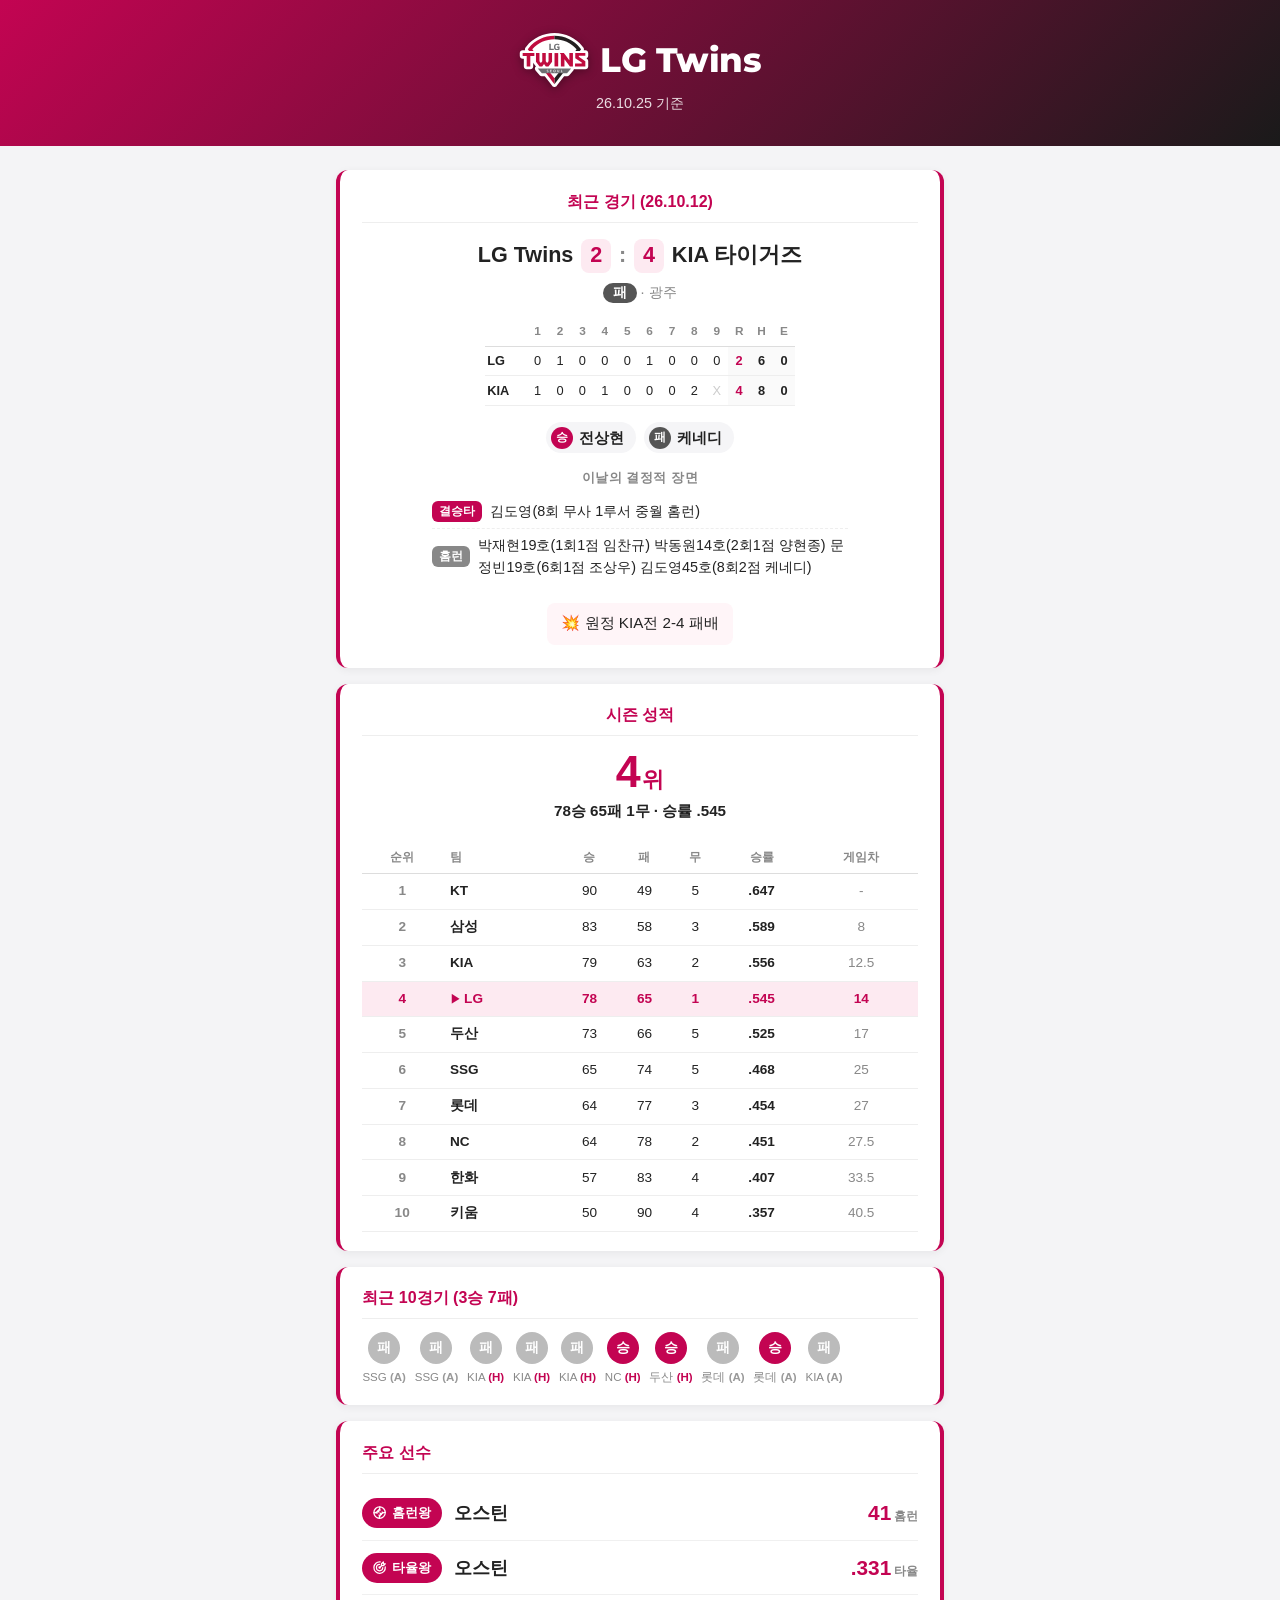
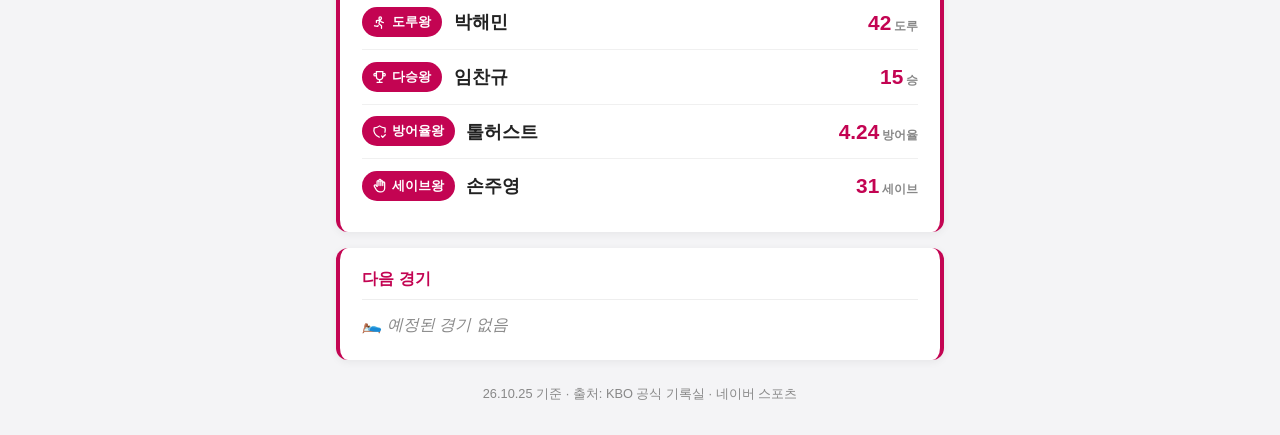
<file: index.html>
<!DOCTYPE html>
<html lang="ko">
<head>
  <meta charset="UTF-8">
  <meta name="viewport" content="width=device-width, initial-scale=1.0">
  <title>LG 트윈스 오늘의 경기</title>
  <!-- 세련된 영문 워드마크용 폰트 (Montserrat) -->
  <link rel="preconnect" href="https://fonts.googleapis.com">
  <link rel="preconnect" href="https://fonts.gstatic.com" crossorigin>
  <link href="https://fonts.googleapis.com/css2?family=Montserrat:wght@700;800&display=swap" rel="stylesheet">
  <link rel="stylesheet" href="style.css">
</head>
<body>
  <!-- ① 헤더 -->
  <header class="header">
    <div class="brand">
      <img class="lg-mark" src="assets/emblem-primary.svg" alt="LG 트윈스 엠블럼"
           onerror="this.onerror=null; this.src='assets/emblem-primary.png';">
      <h1>LG Twins</h1>
    </div>
    <p id="updated-at"></p>          <!-- ← 여기에 날짜 채움 -->
  </header>

  <main>
    <!-- ② 오늘의 경기 -->
    <section class="card" id="last-game">
      <h2 id="last-game-title">최근 경기</h2>
      <div id="last-game-body"></div>  <!-- ← app.js가 채움 -->
    </section>

    <!-- ③ 시즌 요약 -->
    <section class="card" id="season">
      <h2>시즌 성적</h2>
      <div id="season-body"></div>
    </section>

    <!-- ④ 최근 10경기 -->
    <section class="card" id="recent-form">
      <h2 id="recent-form-title">최근 10경기</h2>
      <div id="recent-form-body"></div>
    </section>

    <!-- ⑤ 주요 선수 -->
    <section class="card" id="key-players">
      <h2>주요 선수</h2>
      <div id="key-players-body"></div>
    </section>

    <!-- ⑥ 다음 경기 -->
    <section class="card" id="next-game">
      <h2>다음 경기</h2>
      <div id="next-game-body"></div>
    </section>
  </main>

  <footer class="footer">
    <p id="footer-note">출처: KBO 공식 기록실 · 네이버 스포츠</p>
  </footer>

  <script src="app.js"></script>       <!-- ← 맨 아래! -->
</body>
</html>
</file>
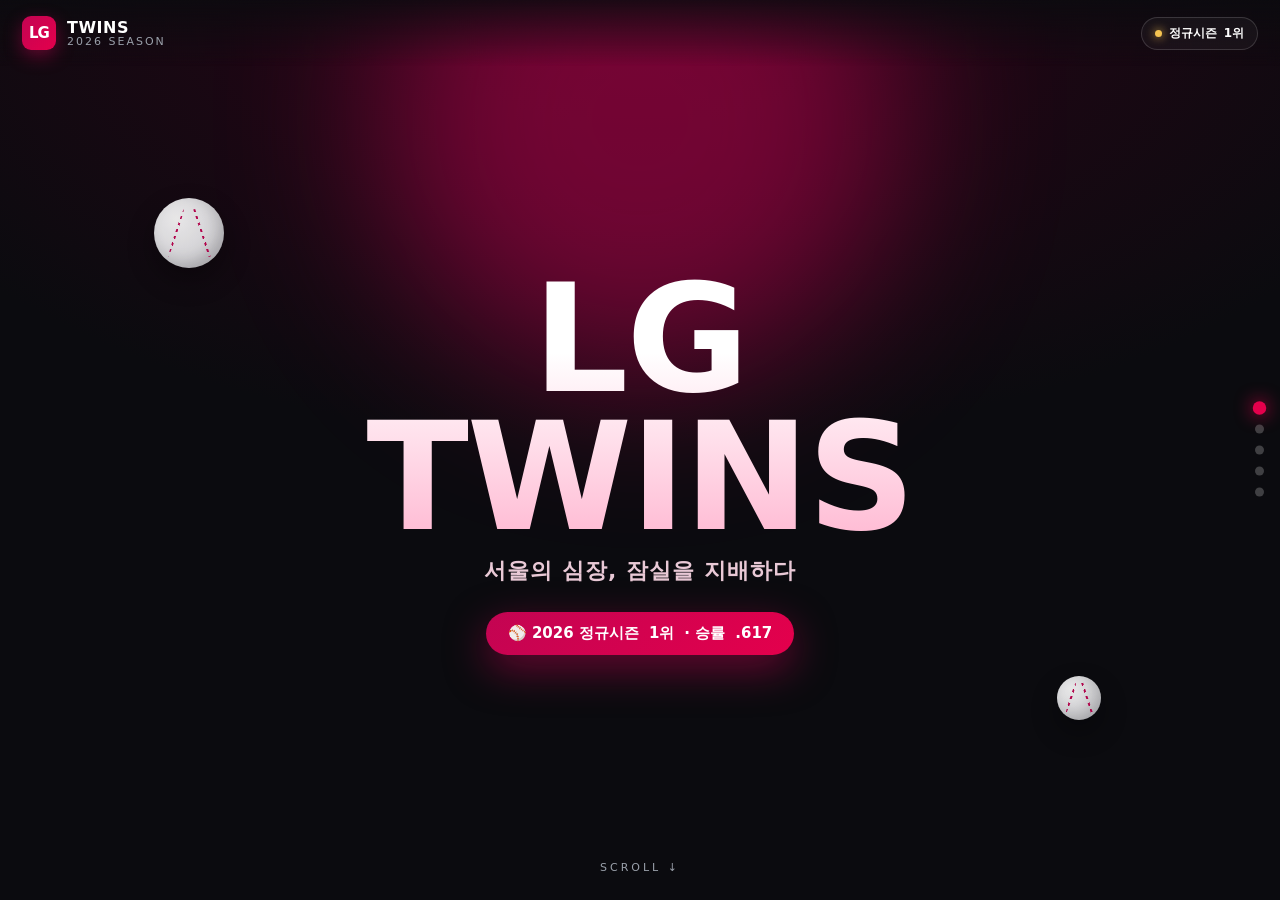
<file: fan-wave.html>
<!DOCTYPE html>
<html lang="ko">
<head>
<meta charset="UTF-8" />
<meta name="viewport" content="width=device-width, initial-scale=1.0" />
<title>LG TWINS · 2026 정규시즌 1위 ⚾</title>
<!-- 외부 자원 0개 · 데이터 내장 · 파일 하나로 어디서나 열립니다 (더블클릭 OK) -->
<style>
  :root{
    --lg-red:#C30452;      /* LG 트윈스 크림슨 */
    --lg-red-2:#E4004C;
    --ink:#0b0b0f;
    --ink-2:#15151d;
    --paper:#f6f5f8;
    --muted:#9aa0aa;
    --gold:#f5c451;
    --win:#2ec26b;
    --lose:#6b7280;
  }
  *{margin:0;padding:0;box-sizing:border-box}
  html{scroll-behavior:smooth}
  body{
    font-family:'Apple SD Gothic Neo','Malgun Gothic','Noto Sans KR',system-ui,-apple-system,sans-serif;
    background:var(--ink);color:#fff;
    -webkit-font-smoothing:antialiased;overflow-x:hidden;
  }
  /* ===== 스크롤 스냅 무대 ===== */
  .stage{scroll-snap-type:y mandatory;height:100vh;overflow-y:scroll;scroll-behavior:smooth}
  .page{
    min-height:100vh;scroll-snap-align:start;position:relative;
    display:flex;flex-direction:column;justify-content:center;align-items:center;
    padding:88px 24px 64px;overflow:hidden;
  }
  .inner{width:100%;max-width:960px;position:relative;z-index:2}

  /* ===== 상단 HUD ===== */
  .hud{
    position:fixed;top:0;left:0;right:0;z-index:50;
    display:flex;align-items:center;justify-content:space-between;
    padding:16px 22px;
    background:linear-gradient(180deg,rgba(11,11,15,.85),rgba(11,11,15,0));
    backdrop-filter:blur(6px);
  }
  .brand{display:flex;align-items:center;gap:11px;cursor:pointer}
  .mark{
    width:34px;height:34px;border-radius:9px;
    background:linear-gradient(135deg,var(--lg-red),var(--lg-red-2));
    display:grid;place-items:center;font-weight:900;font-size:15px;letter-spacing:-1px;
    box-shadow:0 6px 18px rgba(195,4,82,.45);
  }
  .brand b{font-size:16px;letter-spacing:.5px}
  .brand span{font-size:11px;color:var(--muted);display:block;margin-top:-2px;letter-spacing:2px}
  .rankchip{
    display:flex;align-items:center;gap:7px;font-size:12px;font-weight:700;
    padding:7px 13px;border:1px solid rgba(255,255,255,.15);border-radius:999px;
    background:rgba(255,255,255,.04)
  }
  .rankchip i{width:7px;height:7px;border-radius:50%;background:var(--gold);box-shadow:0 0 10px var(--gold)}

  /* ===== 우측 네비 점 ===== */
  .dots{position:fixed;right:16px;top:50%;transform:translateY(-50%);z-index:50;display:flex;flex-direction:column;gap:12px}
  .dots button{
    width:9px;height:9px;border-radius:50%;border:0;cursor:pointer;padding:0;
    background:rgba(255,255,255,.22);transition:.3s
  }
  .dots button.on{background:var(--lg-red-2);transform:scale(1.5);box-shadow:0 0 12px var(--lg-red-2)}

  /* ===== 공통 등장 애니메이션 ===== */
  .reveal{opacity:0;transform:translateY(28px);transition:.8s cubic-bezier(.2,.8,.2,1)}
  .reveal.show{opacity:1;transform:none}
  .kicker{font-size:12px;letter-spacing:4px;color:var(--lg-red-2);font-weight:800;margin-bottom:14px;text-transform:uppercase}

  /* ===== 배경 장식 ===== */
  .glow{position:absolute;border-radius:50%;filter:blur(80px);opacity:.5;z-index:1;pointer-events:none}
  .ball{position:absolute;border-radius:50%;background:radial-gradient(circle at 32% 30%,#fff,#e7e7ea 60%,#c9c9cf);
    box-shadow:inset -6px -6px 14px rgba(0,0,0,.15),0 12px 30px rgba(0,0,0,.4);z-index:1;pointer-events:none;opacity:.9}
  .ball::before,.ball::after{content:"";position:absolute;top:14%;bottom:14%;width:2px;background:repeating-linear-gradient(var(--lg-red) 0 3px,transparent 3px 7px)}
  .ball::before{left:30%;border-radius:50%;transform:rotate(18deg)}
  .ball::after{right:30%;transform:rotate(-18deg)}
  @keyframes float{0%,100%{transform:translateY(0)}50%{transform:translateY(-22px)}}

  /* ===== P1 커버 ===== */
  .cover{background:radial-gradient(120% 90% at 50% 0%,#2a0417 0%,var(--ink) 55%)}
  .cover .glow{width:520px;height:520px;background:var(--lg-red);top:-140px;left:50%;transform:translateX(-50%)}
  .cover .inner{text-align:center}
  .titer{font-weight:900;line-height:.92;letter-spacing:-2px;font-size:clamp(56px,13vw,150px);
    background:linear-gradient(180deg,#fff 30%,#ffb8d2);-webkit-background-clip:text;background-clip:text;color:transparent}
  .subt{margin-top:10px;font-size:clamp(15px,3.4vw,22px);color:#e9c9d6;font-weight:600;letter-spacing:1px}
  .season-badge{
    display:inline-flex;align-items:center;gap:10px;margin-top:26px;padding:12px 22px;border-radius:999px;
    background:linear-gradient(135deg,var(--lg-red),var(--lg-red-2));font-weight:800;font-size:15px;
    box-shadow:0 14px 40px rgba(195,4,82,.5)
  }
  .scrollhint{position:absolute;bottom:26px;left:50%;transform:translateX(-50%);font-size:11px;letter-spacing:3px;color:var(--muted);z-index:3;animation:float 2.2s ease-in-out infinite}

  /* ===== P2 시즌 성적 ===== */
  .season{background:linear-gradient(160deg,var(--ink-2),var(--ink))}
  .season .glow{width:400px;height:400px;background:#5a0227;right:-120px;bottom:-120px}
  .bigstats{display:flex;flex-wrap:wrap;gap:14px;justify-content:center;margin-top:8px}
  .stat{
    flex:1 1 150px;min-width:140px;background:rgba(255,255,255,.04);border:1px solid rgba(255,255,255,.08);
    border-radius:18px;padding:26px 20px;text-align:center;backdrop-filter:blur(4px)
  }
  .stat .num{font-size:clamp(40px,7vw,64px);font-weight:900;letter-spacing:-2px;
    background:linear-gradient(180deg,#fff,#ffa6c6);-webkit-background-clip:text;background-clip:text;color:transparent}
  .stat .lab{margin-top:6px;font-size:13px;color:var(--muted);letter-spacing:1px}
  .recordbar{margin-top:22px;height:14px;border-radius:999px;overflow:hidden;display:flex;background:rgba(255,255,255,.06)}
  .recordbar .w{background:linear-gradient(90deg,var(--lg-red),var(--lg-red-2))}
  .recordbar .l{background:rgba(255,255,255,.13)}
  .rblabel{display:flex;justify-content:space-between;margin-top:9px;font-size:12px;color:var(--muted)}

  /* ===== P3 최근 10경기 ===== */
  .form{background:radial-gradient(100% 80% at 100% 100%,#26041a,var(--ink))}
  .form .glow{width:360px;height:360px;background:var(--lg-red);left:-120px;top:-80px}
  .pills{display:flex;flex-wrap:wrap;gap:12px;justify-content:center;margin-top:6px}
  .pill{width:52px;height:52px;border-radius:14px;display:grid;place-items:center;font-weight:900;font-size:19px;
    transform:scale(.4);opacity:0;transition:.5s cubic-bezier(.3,1.6,.5,1)}
  .pill.in{transform:none;opacity:1}
  .pill.W{background:linear-gradient(135deg,var(--lg-red),var(--lg-red-2));box-shadow:0 8px 20px rgba(195,4,82,.4)}
  .pill.L{background:rgba(255,255,255,.08);color:var(--muted);border:1px solid rgba(255,255,255,.1)}
  .formsum{margin-top:22px;font-size:15px;color:#e9c9d6;text-align:center}
  .formsum b{color:#fff;font-size:20px}

  /* ===== P4 주요 선수 ===== */
  .players{background:linear-gradient(200deg,var(--ink-2),#1a0410)}
  .players .glow{width:420px;height:420px;background:#4a0220;top:50%;left:50%;transform:translate(-50%,-50%)}
  .pcards{display:flex;flex-wrap:wrap;gap:16px;justify-content:center;margin-top:8px}
  .pcard{
    flex:1 1 220px;max-width:280px;border-radius:22px;padding:28px 22px;
    background:linear-gradient(180deg,rgba(255,255,255,.07),rgba(255,255,255,.02));
    border:1px solid rgba(255,255,255,.1);position:relative;overflow:hidden
  }
  .pcard::after{content:"";position:absolute;inset:0;background:linear-gradient(120deg,transparent,rgba(195,4,82,.18));opacity:0;transition:.4s}
  .pcard:hover::after{opacity:1}
  .pnum{position:absolute;top:-14px;right:6px;font-size:96px;font-weight:900;color:rgba(255,255,255,.05);line-height:1}
  .ppos{font-size:12px;letter-spacing:2px;color:var(--lg-red-2);font-weight:800}
  .pname{font-size:30px;font-weight:900;margin:8px 0 20px}
  .pstat{display:flex;align-items:baseline;gap:8px}
  .pstat .v{font-size:44px;font-weight:900;background:linear-gradient(180deg,#fff,#ffa6c6);-webkit-background-clip:text;background-clip:text;color:transparent}
  .pstat .k{font-size:14px;color:var(--muted)}

  /* ===== P5 다음 경기 ===== */
  .next{background:radial-gradient(120% 90% at 50% 100%,#2a0417,var(--ink) 60%)}
  .next .glow{width:480px;height:480px;background:var(--lg-red);bottom:-160px;left:50%;transform:translateX(-50%)}
  .next .inner{text-align:center}
  .vs{display:flex;align-items:center;justify-content:center;gap:22px;margin:14px 0 8px;flex-wrap:wrap}
  .team{font-weight:900;font-size:clamp(24px,6vw,44px)}
  .team.me{background:linear-gradient(180deg,#fff,#ffa6c6);-webkit-background-clip:text;background-clip:text;color:transparent}
  .vsmark{font-size:16px;color:var(--lg-red-2);font-weight:900;letter-spacing:2px}
  .matchmeta{margin-top:18px;display:inline-flex;gap:10px;flex-wrap:wrap;justify-content:center}
  .chip2{padding:10px 18px;border-radius:999px;background:rgba(255,255,255,.05);border:1px solid rgba(255,255,255,.12);font-size:14px;font-weight:600}
  .footer{margin-top:34px;font-size:11px;color:var(--muted);letter-spacing:.5px}
</style>
</head>
<body>

<!-- 상단 HUD -->
<div class="hud">
  <div class="brand" onclick="goTo(0)">
    <div class="mark">LG</div>
    <div><b>TWINS</b><span>2026 SEASON</span></div>
  </div>
  <div class="rankchip"><i></i> 정규시즌 <b id="hud-rank">1위</b></div>
</div>

<!-- 우측 네비 점 -->
<div class="dots" id="dots"></div>

<div class="stage" id="stage">

  <!-- P1 커버 -->
  <section class="page cover">
    <div class="glow"></div>
    <div class="ball" style="width:70px;height:70px;top:22%;left:12%;animation:float 3s ease-in-out infinite"></div>
    <div class="ball" style="width:44px;height:44px;bottom:20%;right:14%;animation:float 3.6s ease-in-out infinite .5s"></div>
    <div class="inner">
      <div class="reveal titer">LG<br>TWINS</div>
      <div class="reveal subt">서울의 심장, 잠실을 지배하다</div>
      <div class="reveal season-badge">⚾ 2026 정규시즌 <span id="cover-rank">1위</span> · 승률 <span id="cover-wr">.617</span></div>
    </div>
    <div class="scrollhint">SCROLL ↓</div>
  </section>

  <!-- P2 시즌 성적 -->
  <section class="page season">
    <div class="glow"></div>
    <div class="inner">
      <div class="reveal kicker">01 · Season Record</div>
      <h2 class="reveal" style="font-size:clamp(26px,5vw,40px);font-weight:900;margin-bottom:22px">시즌 성적</h2>
      <div class="bigstats">
        <div class="reveal stat"><div class="num" data-count="50">0</div><div class="lab">승 (WIN)</div></div>
        <div class="reveal stat"><div class="num" data-count="31">0</div><div class="lab">패 (LOSS)</div></div>
        <div class="reveal stat"><div class="num" data-count="617" data-rate="1">0</div><div class="lab">승률 (PCT)</div></div>
        <div class="reveal stat"><div class="num" data-count="1">0</div><div class="lab">순위 (RANK)</div></div>
      </div>
      <div class="reveal recordbar"><div class="w" id="bar-w"></div><div class="l" id="bar-l"></div></div>
      <div class="reveal rblabel"><span>50승</span><span>81경기 · 2026.07.04 기준</span><span>31패</span></div>
    </div>
  </section>

  <!-- P3 최근 10경기 -->
  <section class="page form">
    <div class="glow"></div>
    <div class="inner">
      <div class="reveal kicker">02 · Recent 10 Games</div>
      <h2 class="reveal" style="font-size:clamp(26px,5vw,40px);font-weight:900;margin-bottom:22px">최근 10경기</h2>
      <div class="pills" id="pills"></div>
      <div class="reveal formsum">최근 10경기 <b id="form-record">5승 5패</b> · 흐름을 이어갑니다</div>
    </div>
  </section>

  <!-- P4 주요 선수 -->
  <section class="page players">
    <div class="glow"></div>
    <div class="inner">
      <div class="reveal kicker">03 · Key Players</div>
      <h2 class="reveal" style="font-size:clamp(26px,5vw,40px);font-weight:900;margin-bottom:22px">주요 선수</h2>
      <div class="pcards" id="pcards"></div>
    </div>
  </section>

  <!-- P5 다음 경기 -->
  <section class="page next">
    <div class="glow"></div>
    <div class="inner">
      <div class="reveal kicker">04 · Next Game</div>
      <h2 class="reveal" style="font-size:clamp(26px,5vw,40px);font-weight:900">다음 경기</h2>
      <div class="reveal vs">
        <span class="team me">LG 트윈스</span>
        <span class="vsmark">VS</span>
        <span class="team" id="next-opp">한화 이글스</span>
      </div>
      <div class="reveal matchmeta">
        <span class="chip2">📅 <span id="next-date">2026.07.04</span></span>
        <span class="chip2">🏟 <span id="next-stadium">잠실</span></span>
        <span class="chip2">🕕 <span id="next-time">18:00</span></span>
        <span class="chip2" id="next-home">🏠 홈경기</span>
      </div>
      <div class="reveal footer">데이터 기준 2026-07-04 · 출처 KBO 공식 기록실 · 파일 하나로 어디서나 열리는 팬페이지</div>
    </div>
  </section>

</div>

<script>
/* ===== 데이터 내장 (기존 data.json 값을 그대로 박아넣음) ===== */
const DATA = {
  season:{rank:1,wins:50,losses:31,winRate:0.617},
  recentForm:["W","W","L","L","W","L","L","W","W","L"],
  nextGame:{date:"2026-07-04",opponent:"한화 이글스",home:true,stadium:"잠실",time:"18:00"},
  keyPlayers:[
    {name:"오스틴",position:"타자",stat:"홈런",value:"27"},
    {name:"박해민",position:"타자",stat:"타율",value:"0.291"},
    {name:"임찬규",position:"투수",stat:"평균자책",value:"3.79"}
  ]
};

/* ---- 값 채우기 ---- */
document.getElementById('hud-rank').textContent   = DATA.season.rank + '위';
document.getElementById('cover-rank').textContent = DATA.season.rank + '위';
document.getElementById('cover-wr').textContent   = DATA.season.winRate.toFixed(3).replace(/^0/,'');

/* 승패 바 */
const total = DATA.season.wins + DATA.season.losses;
document.getElementById('bar-w').style.flex = DATA.season.wins;
document.getElementById('bar-l').style.flex = DATA.season.losses;

/* 최근 10경기 pill */
const pillsEl = document.getElementById('pills');
DATA.recentForm.forEach(r=>{
  const d=document.createElement('div');
  d.className='pill '+r; d.textContent=r; pillsEl.appendChild(d);
});
const w = DATA.recentForm.filter(x=>x==='W').length;
document.getElementById('form-record').textContent = `${w}승 ${DATA.recentForm.length-w}패`;

/* 선수 카드 */
const pc = document.getElementById('pcards');
DATA.keyPlayers.forEach(p=>{
  const el=document.createElement('div');
  el.className='pcard reveal';
  el.innerHTML=`<div class="pnum">${p.value.replace('0.','.')}</div>
    <div class="ppos">${p.position}</div>
    <div class="pname">${p.name}</div>
    <div class="pstat"><span class="v">${p.value.replace('0.','.')}</span><span class="k">${p.stat}</span></div>`;
  pc.appendChild(el);
});

/* 다음 경기 */
const ng=DATA.nextGame;
document.getElementById('next-opp').textContent=ng.opponent;
document.getElementById('next-date').textContent=ng.date.replace(/-/g,'.');
document.getElementById('next-stadium').textContent=ng.stadium;
document.getElementById('next-time').textContent=ng.time;
document.getElementById('next-home').textContent= ng.home?'🏠 홈경기':'✈️ 원정경기';

/* ===== 등장 애니메이션 (IntersectionObserver) ===== */
const io=new IntersectionObserver((es)=>{
  es.forEach(e=>{
    if(e.isIntersecting){
      e.target.classList.add('show');
      /* 카운트업 숫자 */
      if(e.target.querySelector){
        e.target.querySelectorAll('[data-count]').forEach(countUp);
      }
      if(e.target.dataset && e.target.dataset.count!==undefined) countUp(e.target);
      /* pill 순차 등장 */
      if(e.target.classList.contains('form')){
        [...pillsEl.children].forEach((p,i)=>setTimeout(()=>p.classList.add('in'), i*90));
      }
    }
  });
},{threshold:.35});
document.querySelectorAll('.reveal').forEach(el=>io.observe(el));
document.querySelectorAll('.page').forEach(el=>io.observe(el));

function countUp(el){
  if(el.dataset.done) return; el.dataset.done=1;
  const target=+el.dataset.count, rate=el.dataset.rate;
  let cur=0; const step=Math.max(1,Math.ceil(target/40));
  const t=setInterval(()=>{
    cur+=step; if(cur>=target){cur=target;clearInterval(t);}
    el.textContent = rate ? '.'+String(cur).padStart(3,'0') : cur;
  },26);
}

/* ===== 우측 네비 점 + goTo ===== */
const stage=document.getElementById('stage');
const pages=[...document.querySelectorAll('.page')];
const dots=document.getElementById('dots');
pages.forEach((_,i)=>{
  const b=document.createElement('button');
  b.onclick=()=>goTo(i); dots.appendChild(b);
});
function goTo(i){ pages[i].scrollIntoView({behavior:'smooth'}); }
const dotBtns=[...dots.children];
const spy=new IntersectionObserver((es)=>{
  es.forEach(e=>{ if(e.isIntersecting){
    const i=pages.indexOf(e.target);
    dotBtns.forEach((b,j)=>b.classList.toggle('on', j===i));
  }});
},{threshold:.6});
pages.forEach(p=>spy.observe(p));
</script>
</body>
</html>
</file>
<file: style.css>
/* =============================================
   표현 층: LG 트윈스 색(적색·검정) + 카드 디자인
   ============================================= */

:root {
  --lg-red: #c30452;      /* LG 트윈스 대표 적색 */
  --lg-dark: #1a1a1a;
  --bg: #f4f4f6;
  --card-bg: #ffffff;
  --text: #222;
  --muted: #888;
}

* {
  box-sizing: border-box;
  margin: 0;
  padding: 0;
}

body {
  font-family: -apple-system, "Apple SD Gothic Neo", "Malgun Gothic", sans-serif;
  background: var(--bg);
  color: var(--text);
  line-height: 1.5;
  padding-bottom: 2rem;
}

/* ── 헤더 ── */
.header {
  background: linear-gradient(135deg, var(--lg-red), var(--lg-dark));
  color: #fff;
  padding: 2rem 1.5rem;
  text-align: center;
}
.brand {
  display: flex;
  align-items: center;
  justify-content: center;
  gap: 0.7rem;
}
.lg-mark {
  height: 56px;
  width: auto;
  object-fit: contain;
  flex-shrink: 0;
  display: block;
  filter: drop-shadow(0 2px 5px rgba(0, 0, 0, 0.35));
}
.header h1 {
  font-family: "Montserrat", -apple-system, "Apple SD Gothic Neo", sans-serif;
  font-size: 2.1rem;
  font-weight: 800;
  letter-spacing: -0.5px;
}
.header p {
  opacity: 0.85;
  font-size: 0.9rem;
  margin-top: 0.3rem;
}

/* ── 카드 공통 ── */
main {
  max-width: 640px;
  margin: 1.5rem auto;
  padding: 0 1rem;
  display: grid;
  gap: 1rem;
}
.card {
  background: var(--card-bg);
  border-radius: 12px;
  padding: 1.2rem 1.4rem;
  box-shadow: 0 2px 8px rgba(0, 0, 0, 0.06);
  border-left: 4px solid var(--lg-red);
  border-right: 4px solid var(--lg-red);
}
.card h2 {
  font-size: 1rem;
  color: var(--lg-red);
  margin-bottom: 0.8rem;
  padding-bottom: 0.5rem;
  border-bottom: 1px solid #eee;
}
.card p {
  margin: 0.25rem 0;
}

/* ── 최근 경기 (가운데 정렬) ── */
#last-game {
  text-align: center;
}
#last-game h2 {
  text-align: center;
}

/* 스코어 라인: 원정팀 N : N 홈팀 (우측이 홈팀) */
.scoreline {
  display: flex;
  align-items: center;
  justify-content: center;
  gap: 0.5rem;
  flex-wrap: wrap;
  margin: 1rem 0 0.6rem;
}
.scoreline .s-team {
  font-size: 1.35rem;
  font-weight: 600;
  color: var(--text);
}
.scoreline .s-score {          /* 팀명과 같은 크기, 색·굵기·배경으로 강조 */
  font-size: 1.35rem;
  font-weight: 800;
  color: var(--lg-red);
  background: #fdeaf1;
  padding: 0.05rem 0.55rem;
  border-radius: 8px;
}
.scoreline .s-colon {
  font-size: 1.35rem;
  font-weight: 700;
  color: var(--muted);
}

.result-line {
  color: var(--muted);
  font-size: 0.9rem;
  margin: 0 0 0.9rem !important;
}
.result-badge {
  font-size: 0.85rem;
  padding: 0.15rem 0.6rem;
  border-radius: 999px;
  color: #fff;
  font-weight: 700;
}
.result-badge.W { background: var(--lg-red); }
.result-badge.L { background: #555; }
.result-badge.D { background: #999; }

/* 승 / 세 / 패 투수 */
.pitchers {
  display: flex;
  justify-content: center;
  gap: 0.5rem;
  flex-wrap: wrap;
  margin-bottom: 0.9rem;
}
.pit {
  display: inline-flex;
  align-items: center;
  gap: 0.35rem;
  background: #f5f5f7;
  border-radius: 999px;
  padding: 0.28rem 0.75rem 0.28rem 0.3rem;
}
.pit-tag {
  width: 1.4rem;
  height: 1.4rem;
  border-radius: 50%;
  display: inline-flex;
  align-items: center;
  justify-content: center;
  font-size: 0.72rem;
  font-weight: 800;
  color: #fff;
  flex-shrink: 0;
}
.pit.W .pit-tag { background: var(--lg-red); }   /* 승리 투수 */
.pit.S .pit-tag { background: #e0a400; }          /* 세이브 투수 */
.pit.L .pit-tag { background: #555; }             /* 패전 투수 */
.pit-name {
  font-weight: 700;
  font-size: 0.92rem;
}
.pitchers-empty {
  color: var(--muted);
  font-style: italic;
  font-size: 0.88rem;
  margin-bottom: 0.9rem !important;
}

/* 이닝별 스코어보드 */
.scoreboard-wrap {
  overflow-x: auto;
  margin: 0 0 1rem;
  -webkit-overflow-scrolling: touch;
}
.scoreboard {
  margin: 0 auto;
  border-collapse: collapse;
  font-variant-numeric: tabular-nums;
  font-size: 0.8rem;
}
.scoreboard th,
.scoreboard td {
  min-width: 1.4rem;
  padding: 0.3rem 0.08rem;
  text-align: center;
  border-bottom: 1px solid #eee;
}
.scoreboard thead th {
  color: var(--muted);
  font-weight: 600;
  font-size: 0.74rem;
  border-bottom: 1px solid #ddd;
}
.scoreboard .tname {
  text-align: left;
  min-width: 2.6rem;
  padding-left: 0.15rem;
  padding-right: 0.45rem;
  font-weight: 700;
  white-space: nowrap;
}
.scoreboard td.x {
  color: #ccc;
}
.scoreboard .rhe {
  font-weight: 700;
  background: #fafafa;
}
.scoreboard th.rhe {
  background: transparent;
}
.scoreboard .rhe.r {
  color: var(--lg-red);
}

/* 이날의 결정적 장면 */
.keyplays {
  max-width: 26rem;
  margin: 0 auto 1rem;
  text-align: left;
}
.keyplays-title {
  text-align: center;
  font-size: 0.82rem;
  font-weight: 700;
  color: var(--muted);
  letter-spacing: 0.5px;
  margin-bottom: 0.5rem;
}
.play {
  display: flex;
  align-items: center;
  gap: 0.5rem;
  padding: 0.35rem 0;
  border-bottom: 1px dashed #eee;
}
.play:last-child { border-bottom: none; }
.play-tag {
  flex-shrink: 0;
  font-size: 0.72rem;
  font-weight: 800;
  color: #fff;
  background: #888;
  border-radius: 6px;
  padding: 0.12rem 0.45rem;
}
.play-tag.win { background: var(--lg-red); }   /* 결승타 강조 */
.play-text {
  font-size: 0.9rem;
  color: var(--text);
}

.highlight {
  display: inline-block;
  background: #fff5f8;
  border-radius: 8px;
  padding: 0.6rem 0.9rem;
  font-size: 0.95rem;
  margin-top: 0.2rem !important;
}

/* ── 시즌 성적 (가운데 정렬) ── */
#season {
  text-align: center;
}
#season h2 {
  text-align: center;
}
.rank {
  font-size: 2.8rem;
  font-weight: 900;
  line-height: 1;
  color: var(--lg-red);
}
.rank-suffix {
  font-size: 1.4rem;
  font-weight: 800;
  margin-left: 0.1rem;
}
.season-sum {
  margin: 0.4rem 0 1.1rem !important;
  color: var(--text);
  font-weight: 600;
  font-size: 0.95rem;
}

/* 리그 전체 순위표 */
.standings-wrap {
  overflow-x: auto;
  -webkit-overflow-scrolling: touch;
}
.standings {
  width: 100%;
  margin: 0 auto;
  border-collapse: collapse;
  font-variant-numeric: tabular-nums;
  font-size: 0.85rem;
}
.standings th,
.standings td {
  padding: 0.45rem 0.15rem;
  text-align: center;
  border-bottom: 1px solid #eee;
  white-space: nowrap;
}
.standings thead th {
  color: var(--muted);
  font-weight: 600;
  font-size: 0.76rem;
  border-bottom: 1px solid #ddd;
}
.standings .tm {
  text-align: left;
  padding-left: 0.5rem;
  font-weight: 700;
}
.standings .rk {
  color: var(--muted);
  font-weight: 700;
}
.standings .pct {
  font-weight: 700;
}
.standings .gb {
  color: var(--muted);
}
.standings tbody tr.me {
  background: #fdeaf1;              /* LG 행 강조 */
}
.standings tbody tr.me td {
  color: var(--lg-red);
  font-weight: 800;
}
.standings tbody tr.me .tm::before {
  content: "▶ ";
  font-size: 0.7rem;
}

/* ── 최근 10경기 ── */
.form-row {
  display: flex;
  gap: 0.55rem;
  flex-wrap: wrap;
}
.game {
  display: flex;
  flex-direction: column;
  align-items: center;
  gap: 0.3rem;
}
.dot {
  width: 2rem;
  height: 2rem;
  border-radius: 50%;
  display: flex;
  align-items: center;
  justify-content: center;
  font-size: 0.85rem;
  font-weight: 700;
  color: #fff;
}
.dot.W { background: var(--lg-red); }
.dot.L { background: #bbb; }
.dot.D { background: #ccc; }
.vs {
  font-size: 0.72rem;
  color: var(--muted);
  white-space: nowrap;
}
.vs .ha {                          /* (H)/(A) 홈·원정 표기 */
  font-weight: 700;
  color: var(--lg-red);
}
.vs .ha.away { color: #999; }      /* 원정은 회색으로 톤 다운 */

/* 경기 칸 = 툴팁 트리거 */
.game {
  position: relative;
  cursor: pointer;
}
.game .tip {
  position: absolute;
  bottom: calc(100% + 8px);
  left: 50%;
  transform: translateX(-50%);
  z-index: 10;
  background: #2a2a2a;
  color: #fff;
  padding: 0.5rem 0.7rem;
  border-radius: 8px;
  font-size: 0.72rem;
  line-height: 1.5;
  white-space: nowrap;
  text-align: center;
  box-shadow: 0 4px 14px rgba(0, 0, 0, 0.25);
  opacity: 0;
  visibility: hidden;
  transition: opacity 0.15s ease;
  pointer-events: none;
}
.game .tip::after {                /* 말풍선 꼬리 */
  content: "";
  position: absolute;
  top: 100%;
  left: 50%;
  transform: translateX(-50%);
  border: 5px solid transparent;
  border-top-color: #2a2a2a;
}
.game .tip .tip-score { font-weight: 800; font-size: 0.85rem; }
.game .tip .tip-win  { color: #ff6b9d; }
.game .tip .tip-lose { color: #bbb; }
.game:hover .tip,
.game.show-tip .tip {              /* 데스크톱 호버 · 모바일 탭 */
  opacity: 1;
  visibility: visible;
}

/* ── 주요 선수 (부문별 타이틀홀더) ── */
.tholder {
  display: flex;
  align-items: center;
  gap: 0.7rem;
  padding: 0.7rem 0;
  border-bottom: 1px solid #f0f0f0;
}
.tholder:last-child { border-bottom: none; }
.tt {
  flex-shrink: 0;
  min-width: 5rem;
  display: inline-flex;
  align-items: center;
  justify-content: center;
  gap: 0.28rem;
  font-size: 0.82rem;
  font-weight: 800;
  color: #fff;
  background: var(--lg-red);
  border-radius: 999px;
  padding: 0.32rem 0.7rem 0.32rem 0.6rem;
}
.tt-ic {                            /* 알약 안 라인 아이콘 (흰색) */
  width: 0.95rem;
  height: 0.95rem;
  flex-shrink: 0;
}
.tn {
  font-size: 1.15rem;
  font-weight: 800;
}
.tv {
  margin-left: auto;
  font-size: 1.3rem;
  font-weight: 900;
  color: var(--lg-red);
}
.tu {
  font-size: 0.78rem;
  font-weight: 700;
  color: var(--muted);
  margin-left: 0.15rem;
}

/* ── 데이터 없음 상태 ── */
.empty {
  color: var(--muted);
  font-style: italic;
}

/* ── 푸터 ── */
.footer {
  text-align: center;
  color: var(--muted);
  font-size: 0.8rem;
  margin-top: 1rem;
}
</file>
